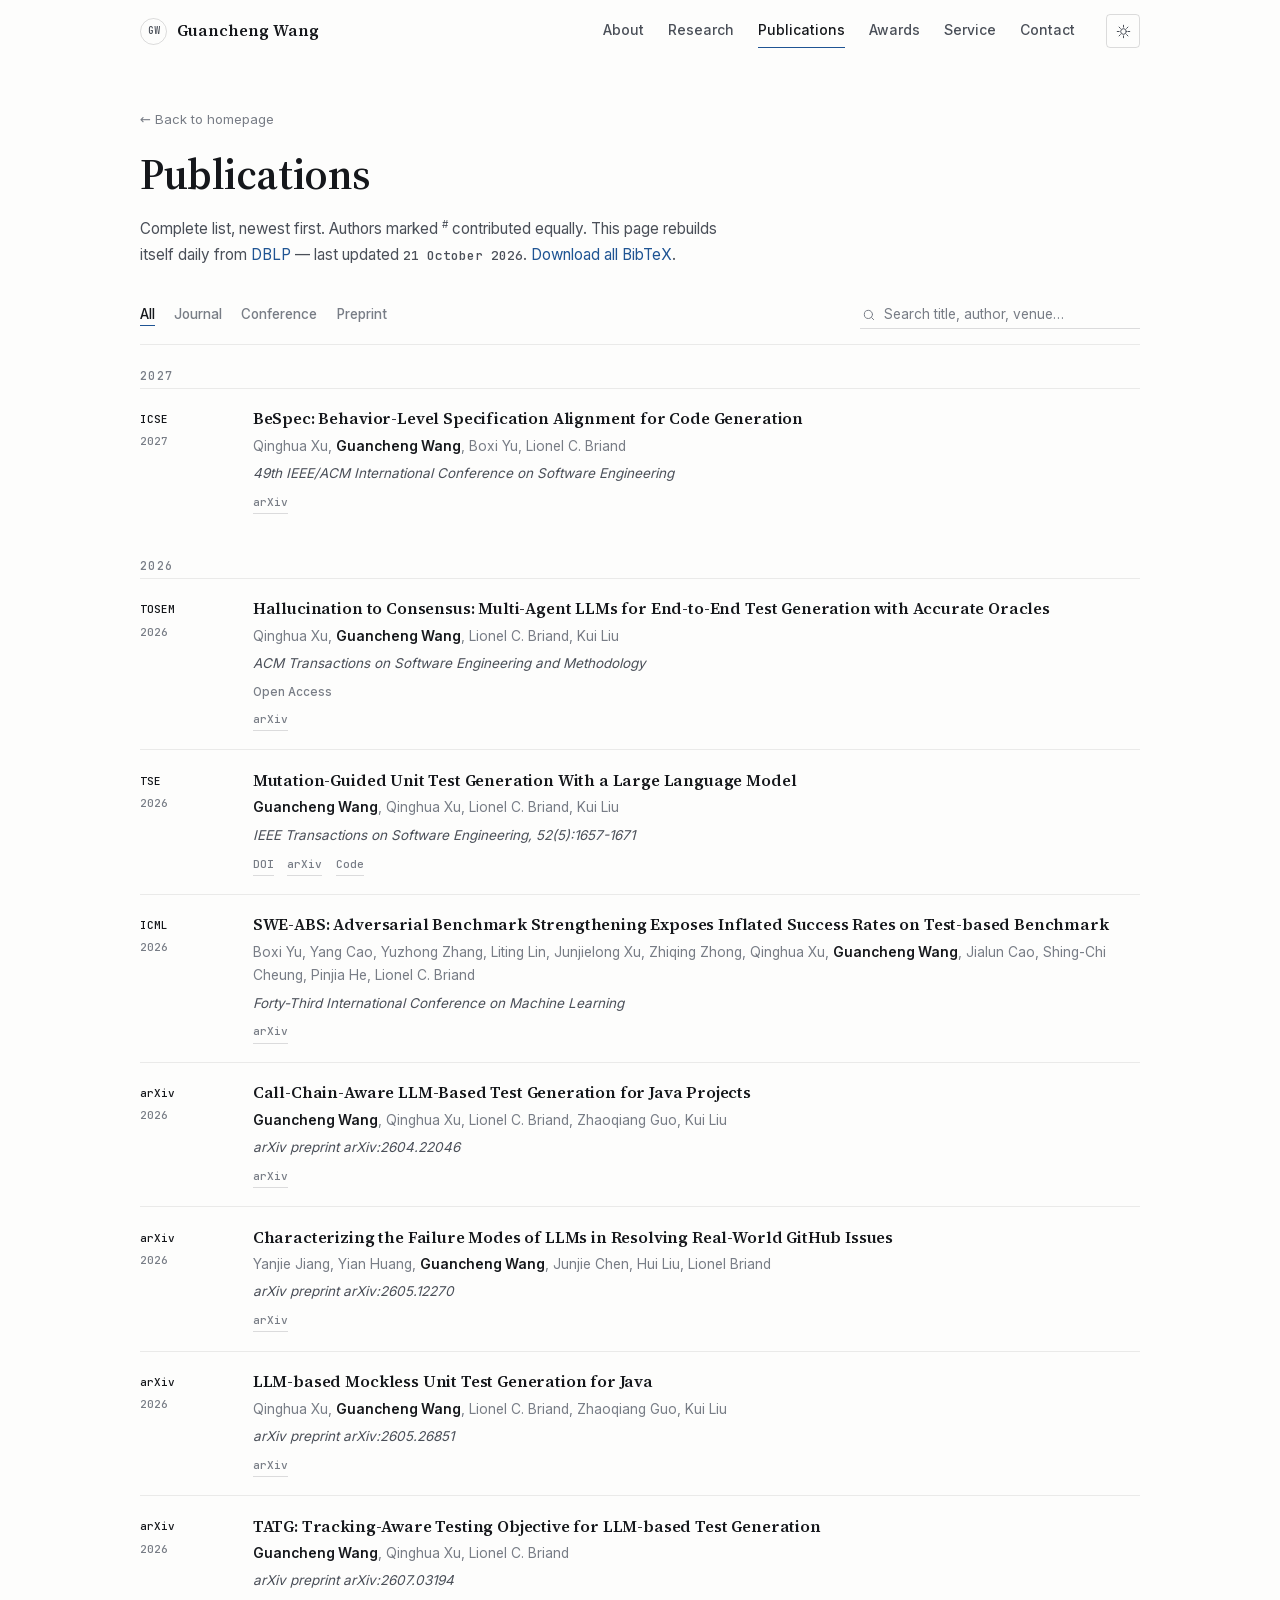
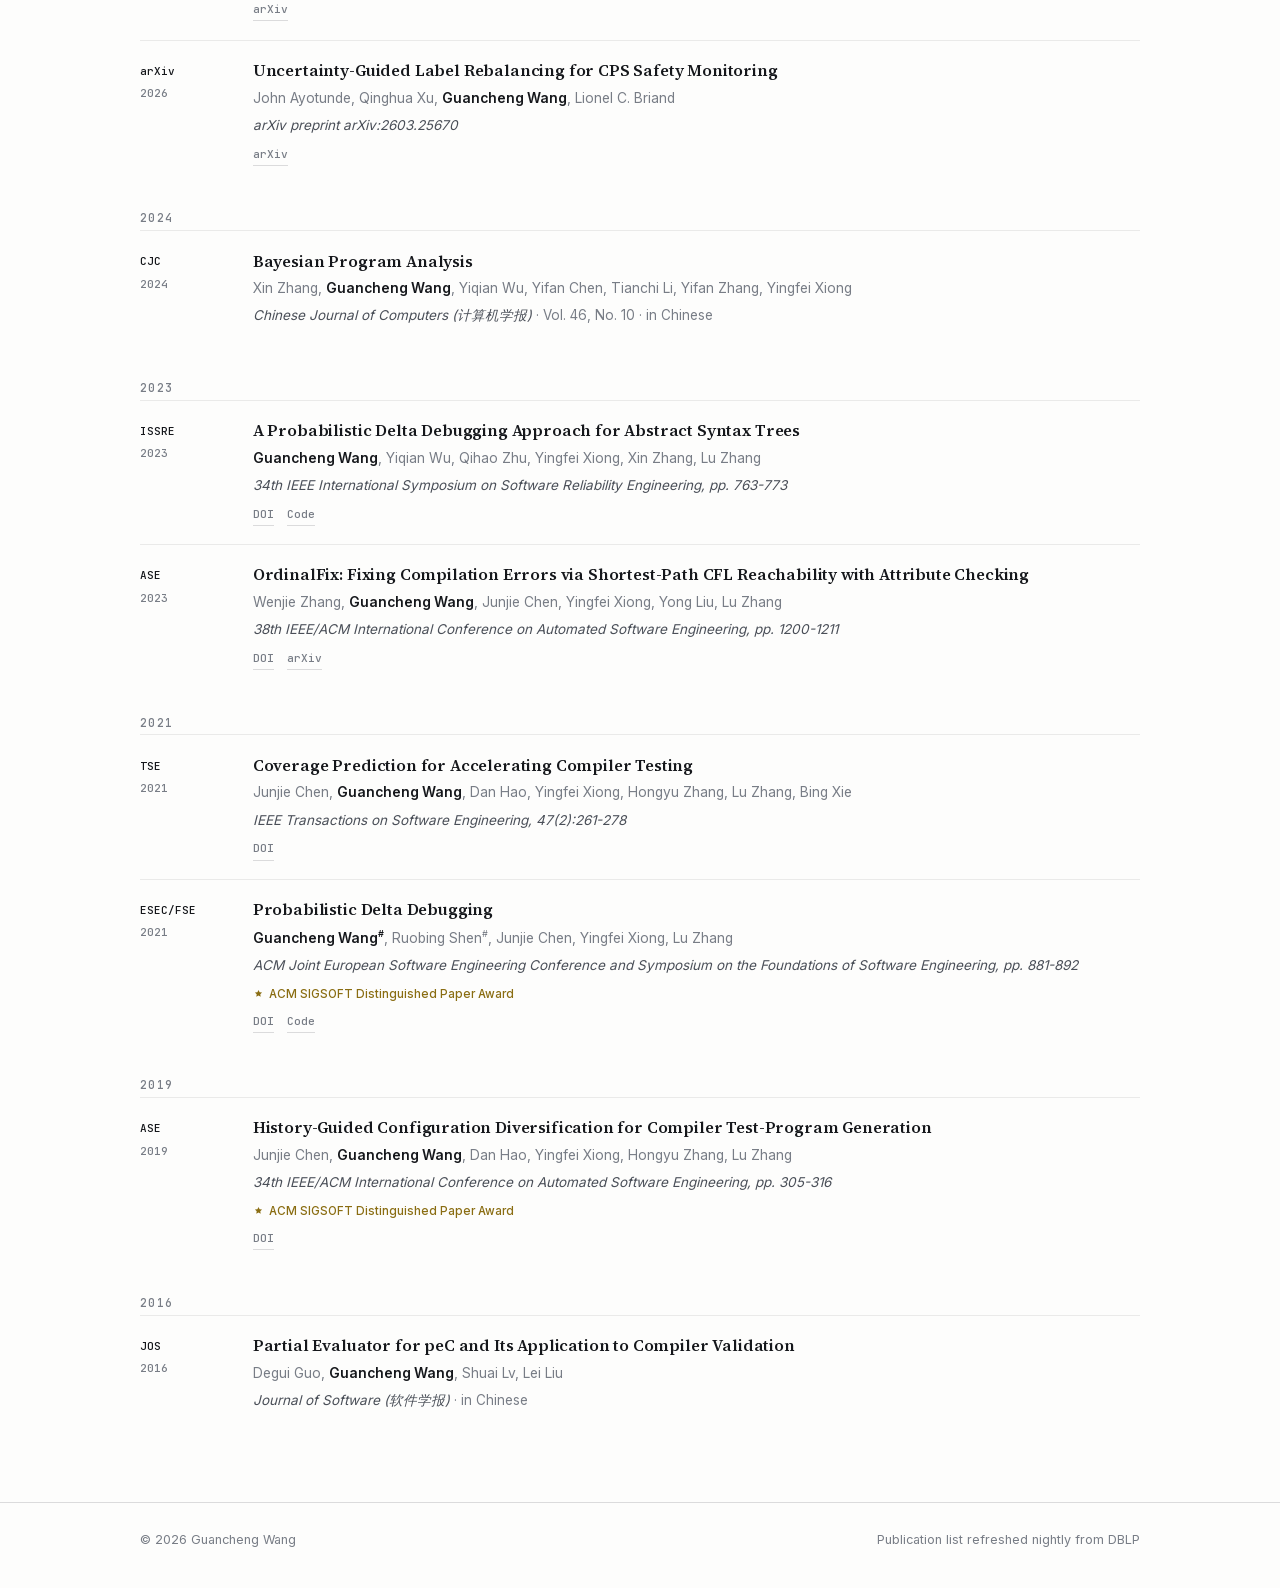
<file: publications.html>
<!DOCTYPE html>
<html lang="en" data-theme="dark">
<head>
<meta charset="utf-8">
<meta name="viewport" content="width=device-width, initial-scale=1">
<title>Publications — Guancheng Wang</title>
<meta name="description" content="Complete list of publications by Guancheng Wang, Senior Research Fellow at Lero, University of Limerick — software testing, automated debugging, program analysis and large language models for software engineering.">
<meta name="author" content="Guancheng Wang">
<link rel="canonical" href="https://guanchengwang.github.io/publications.html">

<meta property="og:type" content="website">
<meta property="og:title" content="Publications — Guancheng Wang">
<meta property="og:description" content="Complete publication list, updated automatically from DBLP.">
<meta property="og:url" content="https://guanchengwang.github.io/publications.html">
<meta name="twitter:card" content="summary">

<link rel="icon" href="data:image/svg+xml,<svg xmlns='http://www.w3.org/2000/svg' viewBox='0 0 100 100'><rect width='100' height='100' rx='24' fill='%236366f1'/><text x='50' y='68' font-size='54' font-family='system-ui,sans-serif' font-weight='700' fill='white' text-anchor='middle'>W</text></svg>">

<link rel="stylesheet" href="assets/css/fonts.css">
<link rel="stylesheet" href="assets/css/style.css">
</head>
<body>
<a class="skip" href="#main">Skip to content</a>


<header class="nav" id="nav">
  <div class="nav__inner">
    <a class="nav__brand" href="index.html"><span class="nav__mark">GW</span><span class="nav__name">Guancheng Wang</span></a>
    <nav class="nav__links" aria-label="Section navigation">
      <a href="index.html#about">About</a>
      <a href="index.html#research">Research</a>
      <a href="publications.html" class="is-active">Publications</a>
      <a href="index.html#awards">Awards</a>
      <a href="index.html#service">Service</a>
      <a href="index.html#contact">Contact</a>
    </nav>
    <button class="theme-toggle" id="themeToggle" type="button" aria-label="Switch colour theme">
      <svg class="icon-sun" viewBox="0 0 24 24" aria-hidden="true"><circle cx="12" cy="12" r="4.5"/><path d="M12 2v3M12 19v3M2 12h3M19 12h3M4.9 4.9l2.1 2.1M17 17l2.1 2.1M19.1 4.9L17 7M7 17l-2.1 2.1"/></svg>
      <svg class="icon-moon" viewBox="0 0 24 24" aria-hidden="true"><path d="M20 14.5A8.5 8.5 0 1 1 9.5 4a7 7 0 0 0 10.5 10.5z"/></svg>
    </button>
    <button class="nav__burger" id="navBurger" type="button" aria-label="Open menu" aria-expanded="false"><span></span><span></span></button>
  </div>
</header>

<main id="main">
<section class="section section--page">
  <div class="wrap">
    <p class="crumb reveal"><a href="index.html">← Back to homepage</a></p>
    <h1 class="page__title reveal">Publications</h1>
    <p class="section__lede reveal">
      Complete list, newest first. Authors marked <sup>#</sup> contributed equally.
      This page rebuilds itself daily from
      <a href="https://dblp.org/pid/196/5011-1" target="_blank" rel="noopener">DBLP</a> —
      last updated <span class="updated"><!-- UPDATED:START --><time datetime="2026-10-21T00:40:21Z">21 October 2026</time><!-- UPDATED:END --></span>.
      <a href="data/publications.bib" download>Download all BibTeX</a>.
    </p>

    <div class="pubctl reveal">
      <div class="pubctl__filters" role="group" aria-label="Filter publications by type">
        <button class="chip is-active" data-filter="all">All</button>
        <button class="chip" data-filter="journal">Journal</button>
        <button class="chip" data-filter="conference">Conference</button>
        <button class="chip" data-filter="preprint">Preprint</button>
      </div>
      <div class="pubctl__search">
        <svg viewBox="0 0 24 24" aria-hidden="true"><circle cx="11" cy="11" r="7"/><path d="M20 20l-3.5-3.5"/></svg>
        <input type="search" id="pubSearch" placeholder="Search title, author, venue…" aria-label="Search publications">
      </div>
    </div>

    <div class="publist" id="publist">
<!-- PUBLICATIONS:START -->
        <h3 class="pub-year-heading">2027</h3>
        <article class="pub" data-type="conference" data-year="2027" data-topics="LLM4SE Code Generation" data-title="BeSpec: Behavior-Level Specification Alignment for Code Generation" data-authors="Qinghua Xu Guancheng Wang Boxi Yu Lionel C. Briand" data-venue="49th IEEE/ACM International Conference on Software Engineering ICSE">
          <div class="pub__rail"><span class="pub__venue-tag">ICSE</span><span class="pub__year">2027</span></div>
          <div class="pub__body">
            <h3 class="pub__title">BeSpec: Behavior-Level Specification Alignment for Code Generation</h3>
            <p class="pub__authors"><span class='author'>Qinghua Xu</span>, <span class="author me">Guancheng Wang</span>, <span class='author'>Boxi Yu</span>, <span class='author'>Lionel C. Briand</span></p>
            <p class="pub__venue">49th IEEE/ACM International Conference on Software Engineering</p>
            <div class="pub__meta"></div>
            <div class="pub__links"><a class="publink publink--arxiv" href="https://arxiv.org/abs/2607.02949" target="_blank" rel="noopener">arXiv</a></div>
          </div>
        </article>
        <h3 class="pub-year-heading">2026</h3>
        <article class="pub" data-type="journal" data-year="2026" data-topics="LLM4SE Test Generation Test Oracles" data-title="Hallucination to Consensus: Multi-Agent LLMs for End-to-End Test Generation with Accurate Oracles" data-authors="Qinghua Xu Guancheng Wang Lionel C. Briand Kui Liu" data-venue="ACM Transactions on Software Engineering and Methodology TOSEM">
          <div class="pub__rail"><span class="pub__venue-tag">TOSEM</span><span class="pub__year">2026</span></div>
          <div class="pub__body">
            <h3 class="pub__title">Hallucination to Consensus: Multi-Agent LLMs for End-to-End Test Generation with Accurate Oracles</h3>
            <p class="pub__authors"><span class='author'>Qinghua Xu</span>, <span class="author me">Guancheng Wang</span>, <span class='author'>Lionel C. Briand</span>, <span class='author'>Kui Liu</span></p>
            <p class="pub__venue">ACM Transactions on Software Engineering and Methodology</p>
            <div class="pub__meta"><span class="badge badge--status">Open Access</span></div>
            <div class="pub__links"><a class="publink publink--arxiv" href="https://arxiv.org/abs/2506.02943" target="_blank" rel="noopener">arXiv</a></div>
          </div>
        </article>
        <article class="pub" data-type="journal" data-year="2026" data-topics="LLM4SE Test Generation Mutation Testing" data-title="Mutation-Guided Unit Test Generation With a Large Language Model" data-authors="Guancheng Wang Qinghua Xu Lionel C. Briand Kui Liu" data-venue="IEEE Transactions on Software Engineering TSE">
          <div class="pub__rail"><span class="pub__venue-tag">TSE</span><span class="pub__year">2026</span></div>
          <div class="pub__body">
            <h3 class="pub__title">Mutation-Guided Unit Test Generation With a Large Language Model</h3>
            <p class="pub__authors"><span class="author me">Guancheng Wang</span>, <span class='author'>Qinghua Xu</span>, <span class='author'>Lionel C. Briand</span>, <span class='author'>Kui Liu</span></p>
            <p class="pub__venue">IEEE Transactions on Software Engineering, 52(5):1657-1671</p>
            <div class="pub__meta"></div>
            <div class="pub__links"><a class="publink publink--doi" href="https://doi.org/10.1109/TSE.2026.3682975" target="_blank" rel="noopener">DOI</a><a class="publink publink--arxiv" href="https://arxiv.org/abs/2506.02954" target="_blank" rel="noopener">arXiv</a><a class="publink publink--code" href="https://github.com/Amocy-Wang/MUTGEN" target="_blank" rel="noopener">Code</a></div>
          </div>
        </article>
        <article class="pub" data-type="conference" data-year="2026" data-topics="LLM Agents Benchmarking" data-title="SWE-ABS: Adversarial Benchmark Strengthening Exposes Inflated Success Rates on Test-based Benchmark" data-authors="Boxi Yu Yang Cao Yuzhong Zhang Liting Lin Junjielong Xu Zhiqing Zhong Qinghua Xu Guancheng Wang Jialun Cao Shing-Chi Cheung Pinjia He Lionel C. Briand" data-venue="Forty-Third International Conference on Machine Learning ICML">
          <div class="pub__rail"><span class="pub__venue-tag">ICML</span><span class="pub__year">2026</span></div>
          <div class="pub__body">
            <h3 class="pub__title">SWE-ABS: Adversarial Benchmark Strengthening Exposes Inflated Success Rates on Test-based Benchmark</h3>
            <p class="pub__authors"><span class='author'>Boxi Yu</span>, <span class='author'>Yang Cao</span>, <span class='author'>Yuzhong Zhang</span>, <span class='author'>Liting Lin</span>, <span class='author'>Junjielong Xu</span>, <span class='author'>Zhiqing Zhong</span>, <span class='author'>Qinghua Xu</span>, <span class="author me">Guancheng Wang</span>, <span class='author'>Jialun Cao</span>, <span class='author'>Shing-Chi Cheung</span>, <span class='author'>Pinjia He</span>, <span class='author'>Lionel C. Briand</span></p>
            <p class="pub__venue">Forty-Third International Conference on Machine Learning</p>
            <div class="pub__meta"></div>
            <div class="pub__links"><a class="publink publink--arxiv" href="https://arxiv.org/abs/2603.00520" target="_blank" rel="noopener">arXiv</a></div>
          </div>
        </article>
        <article class="pub" data-type="preprint" data-year="2026" data-topics="LLM4SE Test Generation" data-title="Call-Chain-Aware LLM-Based Test Generation for Java Projects" data-authors="Guancheng Wang Qinghua Xu Lionel C. Briand Zhaoqiang Guo Kui Liu" data-venue="arXiv preprint arXiv">
          <div class="pub__rail"><span class="pub__venue-tag">arXiv</span><span class="pub__year">2026</span></div>
          <div class="pub__body">
            <h3 class="pub__title">Call-Chain-Aware LLM-Based Test Generation for Java Projects</h3>
            <p class="pub__authors"><span class="author me">Guancheng Wang</span>, <span class='author'>Qinghua Xu</span>, <span class='author'>Lionel C. Briand</span>, <span class='author'>Zhaoqiang Guo</span>, <span class='author'>Kui Liu</span></p>
            <p class="pub__venue">arXiv preprint arXiv:2604.22046</p>
            <div class="pub__meta"></div>
            <div class="pub__links"><a class="publink publink--arxiv" href="https://arxiv.org/abs/2604.22046" target="_blank" rel="noopener">arXiv</a></div>
          </div>
        </article>
        <article class="pub" data-type="preprint" data-year="2026" data-topics="LLM Agents Program Repair" data-title="Characterizing the Failure Modes of LLMs in Resolving Real-World GitHub Issues" data-authors="Yanjie Jiang Yian Huang Guancheng Wang Junjie Chen Hui Liu Lionel Briand" data-venue="arXiv preprint arXiv">
          <div class="pub__rail"><span class="pub__venue-tag">arXiv</span><span class="pub__year">2026</span></div>
          <div class="pub__body">
            <h3 class="pub__title">Characterizing the Failure Modes of LLMs in Resolving Real-World GitHub Issues</h3>
            <p class="pub__authors"><span class='author'>Yanjie Jiang</span>, <span class='author'>Yian Huang</span>, <span class="author me">Guancheng Wang</span>, <span class='author'>Junjie Chen</span>, <span class='author'>Hui Liu</span>, <span class='author'>Lionel Briand</span></p>
            <p class="pub__venue">arXiv preprint arXiv:2605.12270</p>
            <div class="pub__meta"></div>
            <div class="pub__links"><a class="publink publink--arxiv" href="https://arxiv.org/abs/2605.12270" target="_blank" rel="noopener">arXiv</a></div>
          </div>
        </article>
        <article class="pub" data-type="preprint" data-year="2026" data-topics="LLM4SE Test Generation" data-title="LLM-based Mockless Unit Test Generation for Java" data-authors="Qinghua Xu Guancheng Wang Lionel C. Briand Zhaoqiang Guo Kui Liu" data-venue="arXiv preprint arXiv">
          <div class="pub__rail"><span class="pub__venue-tag">arXiv</span><span class="pub__year">2026</span></div>
          <div class="pub__body">
            <h3 class="pub__title">LLM-based Mockless Unit Test Generation for Java</h3>
            <p class="pub__authors"><span class='author'>Qinghua Xu</span>, <span class="author me">Guancheng Wang</span>, <span class='author'>Lionel C. Briand</span>, <span class='author'>Zhaoqiang Guo</span>, <span class='author'>Kui Liu</span></p>
            <p class="pub__venue">arXiv preprint arXiv:2605.26851</p>
            <div class="pub__meta"></div>
            <div class="pub__links"><a class="publink publink--arxiv" href="https://arxiv.org/abs/2605.26851" target="_blank" rel="noopener">arXiv</a></div>
          </div>
        </article>
        <article class="pub" data-type="preprint" data-year="2026" data-topics="LLM4SE Test Generation" data-title="TATG: Tracking-Aware Testing Objective for LLM-based Test Generation" data-authors="Guancheng Wang Qinghua Xu Lionel C. Briand" data-venue="arXiv preprint arXiv">
          <div class="pub__rail"><span class="pub__venue-tag">arXiv</span><span class="pub__year">2026</span></div>
          <div class="pub__body">
            <h3 class="pub__title">TATG: Tracking-Aware Testing Objective for LLM-based Test Generation</h3>
            <p class="pub__authors"><span class="author me">Guancheng Wang</span>, <span class='author'>Qinghua Xu</span>, <span class='author'>Lionel C. Briand</span></p>
            <p class="pub__venue">arXiv preprint arXiv:2607.03194</p>
            <div class="pub__meta"></div>
            <div class="pub__links"><a class="publink publink--arxiv" href="https://arxiv.org/abs/2607.03194" target="_blank" rel="noopener">arXiv</a></div>
          </div>
        </article>
        <article class="pub" data-type="preprint" data-year="2026" data-topics="Cyber-Physical Systems Uncertainty" data-title="Uncertainty-Guided Label Rebalancing for CPS Safety Monitoring" data-authors="John Ayotunde Qinghua Xu Guancheng Wang Lionel C. Briand" data-venue="arXiv preprint arXiv">
          <div class="pub__rail"><span class="pub__venue-tag">arXiv</span><span class="pub__year">2026</span></div>
          <div class="pub__body">
            <h3 class="pub__title">Uncertainty-Guided Label Rebalancing for CPS Safety Monitoring</h3>
            <p class="pub__authors"><span class='author'>John Ayotunde</span>, <span class='author'>Qinghua Xu</span>, <span class="author me">Guancheng Wang</span>, <span class='author'>Lionel C. Briand</span></p>
            <p class="pub__venue">arXiv preprint arXiv:2603.25670</p>
            <div class="pub__meta"></div>
            <div class="pub__links"><a class="publink publink--arxiv" href="https://arxiv.org/abs/2603.25670" target="_blank" rel="noopener">arXiv</a></div>
          </div>
        </article>
        <h3 class="pub-year-heading">2024</h3>
        <article class="pub" data-type="journal" data-year="2024" data-topics="Program Analysis" data-title="Bayesian Program Analysis" data-authors="Xin Zhang Guancheng Wang Yiqian Wu Yifan Chen Tianchi Li Yifan Zhang Yingfei Xiong" data-venue="Chinese Journal of Computers (计算机学报) CJC">
          <div class="pub__rail"><span class="pub__venue-tag">CJC</span><span class="pub__year">2024</span></div>
          <div class="pub__body">
            <h3 class="pub__title">Bayesian Program Analysis</h3>
            <p class="pub__authors"><span class='author'>Xin Zhang</span>, <span class="author me">Guancheng Wang</span>, <span class='author'>Yiqian Wu</span>, <span class='author'>Yifan Chen</span>, <span class='author'>Tianchi Li</span>, <span class='author'>Yifan Zhang</span>, <span class='author'>Yingfei Xiong</span></p>
            <p class="pub__venue">Chinese Journal of Computers (计算机学报)<span class="pub-note">Vol. 46, No. 10 · in Chinese</span></p>
            <div class="pub__meta"></div>
            <div class="pub__links"></div>
          </div>
        </article>
        <h3 class="pub-year-heading">2023</h3>
        <article class="pub" data-type="conference" data-year="2023" data-topics="Debugging Program Reduction" data-title="A Probabilistic Delta Debugging Approach for Abstract Syntax Trees" data-authors="Guancheng Wang Yiqian Wu Qihao Zhu Yingfei Xiong Xin Zhang Lu Zhang" data-venue="34th IEEE International Symposium on Software Reliability Engineering ISSRE">
          <div class="pub__rail"><span class="pub__venue-tag">ISSRE</span><span class="pub__year">2023</span></div>
          <div class="pub__body">
            <h3 class="pub__title">A Probabilistic Delta Debugging Approach for Abstract Syntax Trees</h3>
            <p class="pub__authors"><span class="author me">Guancheng Wang</span>, <span class='author'>Yiqian Wu</span>, <span class='author'>Qihao Zhu</span>, <span class='author'>Yingfei Xiong</span>, <span class='author'>Xin Zhang</span>, <span class='author'>Lu Zhang</span></p>
            <p class="pub__venue">34th IEEE International Symposium on Software Reliability Engineering, pp. 763-773</p>
            <div class="pub__meta"></div>
            <div class="pub__links"><a class="publink publink--doi" href="https://doi.org/10.1109/ISSRE59848.2023.00060" target="_blank" rel="noopener">DOI</a><a class="publink publink--code" href="https://github.com/Amocy-Wang/T-PDD" target="_blank" rel="noopener">Code</a></div>
          </div>
        </article>
        <article class="pub" data-type="conference" data-year="2023" data-topics="Program Repair Program Analysis" data-title="OrdinalFix: Fixing Compilation Errors via Shortest-Path CFL Reachability with Attribute Checking" data-authors="Wenjie Zhang Guancheng Wang Junjie Chen Yingfei Xiong Yong Liu Lu Zhang" data-venue="38th IEEE/ACM International Conference on Automated Software Engineering ASE">
          <div class="pub__rail"><span class="pub__venue-tag">ASE</span><span class="pub__year">2023</span></div>
          <div class="pub__body">
            <h3 class="pub__title">OrdinalFix: Fixing Compilation Errors via Shortest-Path CFL Reachability with Attribute Checking</h3>
            <p class="pub__authors"><span class='author'>Wenjie Zhang</span>, <span class="author me">Guancheng Wang</span>, <span class='author'>Junjie Chen</span>, <span class='author'>Yingfei Xiong</span>, <span class='author'>Yong Liu</span>, <span class='author'>Lu Zhang</span></p>
            <p class="pub__venue">38th IEEE/ACM International Conference on Automated Software Engineering, pp. 1200-1211</p>
            <div class="pub__meta"></div>
            <div class="pub__links"><a class="publink publink--doi" href="https://doi.org/10.1109/ASE56229.2023.00072" target="_blank" rel="noopener">DOI</a><a class="publink publink--arxiv" href="https://arxiv.org/abs/2309.06771" target="_blank" rel="noopener">arXiv</a></div>
          </div>
        </article>
        <h3 class="pub-year-heading">2021</h3>
        <article class="pub" data-type="journal" data-year="2021" data-topics="Compiler Testing Machine Learning" data-title="Coverage Prediction for Accelerating Compiler Testing" data-authors="Junjie Chen Guancheng Wang Dan Hao Yingfei Xiong Hongyu Zhang Lu Zhang Bing Xie" data-venue="IEEE Transactions on Software Engineering TSE">
          <div class="pub__rail"><span class="pub__venue-tag">TSE</span><span class="pub__year">2021</span></div>
          <div class="pub__body">
            <h3 class="pub__title">Coverage Prediction for Accelerating Compiler Testing</h3>
            <p class="pub__authors"><span class='author'>Junjie Chen</span>, <span class="author me">Guancheng Wang</span>, <span class='author'>Dan Hao</span>, <span class='author'>Yingfei Xiong</span>, <span class='author'>Hongyu Zhang</span>, <span class='author'>Lu Zhang</span>, <span class='author'>Bing Xie</span></p>
            <p class="pub__venue">IEEE Transactions on Software Engineering, 47(2):261-278</p>
            <div class="pub__meta"></div>
            <div class="pub__links"><a class="publink publink--doi" href="https://doi.org/10.1109/TSE.2018.2889771" target="_blank" rel="noopener">DOI</a></div>
          </div>
        </article>
        <article class="pub" data-type="conference" data-year="2021" data-topics="Debugging Program Reduction" data-title="Probabilistic Delta Debugging" data-authors="Guancheng Wang Ruobing Shen Junjie Chen Yingfei Xiong Lu Zhang" data-venue="ACM Joint European Software Engineering Conference and Symposium on the Foundations of Software Engineering ESEC/FSE">
          <div class="pub__rail"><span class="pub__venue-tag">ESEC/FSE</span><span class="pub__year">2021</span></div>
          <div class="pub__body">
            <h3 class="pub__title">Probabilistic Delta Debugging</h3>
            <p class="pub__authors"><span class="author me">Guancheng Wang<sup>#</sup></span>, <span class='author'>Ruobing Shen<sup>#</sup></span>, <span class='author'>Junjie Chen</span>, <span class='author'>Yingfei Xiong</span>, <span class='author'>Lu Zhang</span></p>
            <p class="pub__venue">ACM Joint European Software Engineering Conference and Symposium on the Foundations of Software Engineering, pp. 881-892</p>
            <div class="pub__meta"><span class="badge badge--award"><svg viewBox="0 0 24 24" aria-hidden="true"><path d="M12 2l2.4 4.9 5.4.8-3.9 3.8.9 5.4-4.8-2.5-4.8 2.5.9-5.4L4.2 7.7l5.4-.8z"/></svg>ACM SIGSOFT Distinguished Paper Award</span></div>
            <div class="pub__links"><a class="publink publink--doi" href="https://doi.org/10.1145/3468264.3468625" target="_blank" rel="noopener">DOI</a><a class="publink publink--code" href="https://github.com/Amocy-Wang/ProbDD" target="_blank" rel="noopener">Code</a></div>
          </div>
        </article>
        <h3 class="pub-year-heading">2019</h3>
        <article class="pub" data-type="conference" data-year="2019" data-topics="Compiler Testing" data-title="History-Guided Configuration Diversification for Compiler Test-Program Generation" data-authors="Junjie Chen Guancheng Wang Dan Hao Yingfei Xiong Hongyu Zhang Lu Zhang" data-venue="34th IEEE/ACM International Conference on Automated Software Engineering ASE">
          <div class="pub__rail"><span class="pub__venue-tag">ASE</span><span class="pub__year">2019</span></div>
          <div class="pub__body">
            <h3 class="pub__title">History-Guided Configuration Diversification for Compiler Test-Program Generation</h3>
            <p class="pub__authors"><span class='author'>Junjie Chen</span>, <span class="author me">Guancheng Wang</span>, <span class='author'>Dan Hao</span>, <span class='author'>Yingfei Xiong</span>, <span class='author'>Hongyu Zhang</span>, <span class='author'>Lu Zhang</span></p>
            <p class="pub__venue">34th IEEE/ACM International Conference on Automated Software Engineering, pp. 305-316</p>
            <div class="pub__meta"><span class="badge badge--award"><svg viewBox="0 0 24 24" aria-hidden="true"><path d="M12 2l2.4 4.9 5.4.8-3.9 3.8.9 5.4-4.8-2.5-4.8 2.5.9-5.4L4.2 7.7l5.4-.8z"/></svg>ACM SIGSOFT Distinguished Paper Award</span></div>
            <div class="pub__links"><a class="publink publink--doi" href="https://doi.org/10.1109/ASE.2019.00037" target="_blank" rel="noopener">DOI</a></div>
          </div>
        </article>
        <h3 class="pub-year-heading">2016</h3>
        <article class="pub" data-type="journal" data-year="2016" data-topics="Compiler Testing Program Analysis" data-title="Partial Evaluator for peC and Its Application to Compiler Validation" data-authors="Degui Guo Guancheng Wang Shuai Lv Lei Liu" data-venue="Journal of Software (软件学报) JOS">
          <div class="pub__rail"><span class="pub__venue-tag">JOS</span><span class="pub__year">2016</span></div>
          <div class="pub__body">
            <h3 class="pub__title">Partial Evaluator for peC and Its Application to Compiler Validation</h3>
            <p class="pub__authors"><span class='author'>Degui Guo</span>, <span class="author me">Guancheng Wang</span>, <span class='author'>Shuai Lv</span>, <span class='author'>Lei Liu</span></p>
            <p class="pub__venue">Journal of Software (软件学报)<span class="pub-note">in Chinese</span></p>
            <div class="pub__meta"></div>
            <div class="pub__links"></div>
          </div>
        </article>
        <!-- PUBLICATIONS:END -->
    </div>
    <p class="publist__none" id="pubNone" hidden>No publications match that filter.</p>
  </div>
</section>
</main>

<footer class="footer">
  <div class="wrap footer__inner">
    <p>© <span id="year">2026</span> Guancheng Wang</p>
    <p class="footer__meta">Publication list refreshed nightly from DBLP</p>
  </div>
</footer>

<script src="assets/js/main.js"></script>
</body>
</html>
</file>
<file: assets/css/fonts.css>
/* Self-hosted webfonts — no third-party requests, no GDPR exposure. */

@font-face {
  font-family: 'Inter';
  font-style: normal;
  font-weight: 400;
  font-display: swap;
  src: url(/assets/fonts/Inter-400-latin-ext.woff2) format('woff2');
  unicode-range: U+0100-02BA, U+02BD-02C5, U+02C7-02CC, U+02CE-02D7, U+02DD-02FF, U+0304, U+0308, U+0329, U+1D00-1DBF, U+1E00-1E9F, U+1EF2-1EFF, U+2020, U+20A0-20AB, U+20AD-20C0, U+2113, U+2C60-2C7F, U+A720-A7FF;
}

@font-face {
  font-family: 'Inter';
  font-style: normal;
  font-weight: 400;
  font-display: swap;
  src: url(/assets/fonts/Inter-400-latin.woff2) format('woff2');
  unicode-range: U+0000-00FF, U+0131, U+0152-0153, U+02BB-02BC, U+02C6, U+02DA, U+02DC, U+0304, U+0308, U+0329, U+2000-206F, U+20AC, U+2122, U+2191, U+2193, U+2212, U+2215, U+FEFF, U+FFFD;
}

@font-face {
  font-family: 'Inter';
  font-style: normal;
  font-weight: 500;
  font-display: swap;
  src: url(/assets/fonts/Inter-500-latin-ext.woff2) format('woff2');
  unicode-range: U+0100-02BA, U+02BD-02C5, U+02C7-02CC, U+02CE-02D7, U+02DD-02FF, U+0304, U+0308, U+0329, U+1D00-1DBF, U+1E00-1E9F, U+1EF2-1EFF, U+2020, U+20A0-20AB, U+20AD-20C0, U+2113, U+2C60-2C7F, U+A720-A7FF;
}

@font-face {
  font-family: 'Inter';
  font-style: normal;
  font-weight: 500;
  font-display: swap;
  src: url(/assets/fonts/Inter-500-latin.woff2) format('woff2');
  unicode-range: U+0000-00FF, U+0131, U+0152-0153, U+02BB-02BC, U+02C6, U+02DA, U+02DC, U+0304, U+0308, U+0329, U+2000-206F, U+20AC, U+2122, U+2191, U+2193, U+2212, U+2215, U+FEFF, U+FFFD;
}

@font-face {
  font-family: 'Inter';
  font-style: normal;
  font-weight: 600;
  font-display: swap;
  src: url(/assets/fonts/Inter-600-latin-ext.woff2) format('woff2');
  unicode-range: U+0100-02BA, U+02BD-02C5, U+02C7-02CC, U+02CE-02D7, U+02DD-02FF, U+0304, U+0308, U+0329, U+1D00-1DBF, U+1E00-1E9F, U+1EF2-1EFF, U+2020, U+20A0-20AB, U+20AD-20C0, U+2113, U+2C60-2C7F, U+A720-A7FF;
}

@font-face {
  font-family: 'Inter';
  font-style: normal;
  font-weight: 600;
  font-display: swap;
  src: url(/assets/fonts/Inter-600-latin.woff2) format('woff2');
  unicode-range: U+0000-00FF, U+0131, U+0152-0153, U+02BB-02BC, U+02C6, U+02DA, U+02DC, U+0304, U+0308, U+0329, U+2000-206F, U+20AC, U+2122, U+2191, U+2193, U+2212, U+2215, U+FEFF, U+FFFD;
}

@font-face {
  font-family: 'Inter';
  font-style: normal;
  font-weight: 700;
  font-display: swap;
  src: url(/assets/fonts/Inter-700-latin-ext.woff2) format('woff2');
  unicode-range: U+0100-02BA, U+02BD-02C5, U+02C7-02CC, U+02CE-02D7, U+02DD-02FF, U+0304, U+0308, U+0329, U+1D00-1DBF, U+1E00-1E9F, U+1EF2-1EFF, U+2020, U+20A0-20AB, U+20AD-20C0, U+2113, U+2C60-2C7F, U+A720-A7FF;
}

@font-face {
  font-family: 'Inter';
  font-style: normal;
  font-weight: 700;
  font-display: swap;
  src: url(/assets/fonts/Inter-700-latin.woff2) format('woff2');
  unicode-range: U+0000-00FF, U+0131, U+0152-0153, U+02BB-02BC, U+02C6, U+02DA, U+02DC, U+0304, U+0308, U+0329, U+2000-206F, U+20AC, U+2122, U+2191, U+2193, U+2212, U+2215, U+FEFF, U+FFFD;
}

@font-face {
  font-family: 'JetBrains Mono';
  font-style: normal;
  font-weight: 500;
  font-display: swap;
  src: url(/assets/fonts/JetBrainsMono-500-latin-ext.woff2) format('woff2');
  unicode-range: U+0100-02BA, U+02BD-02C5, U+02C7-02CC, U+02CE-02D7, U+02DD-02FF, U+0304, U+0308, U+0329, U+1D00-1DBF, U+1E00-1E9F, U+1EF2-1EFF, U+2020, U+20A0-20AB, U+20AD-20C0, U+2113, U+2C60-2C7F, U+A720-A7FF;
}

@font-face {
  font-family: 'JetBrains Mono';
  font-style: normal;
  font-weight: 500;
  font-display: swap;
  src: url(/assets/fonts/JetBrainsMono-500-latin.woff2) format('woff2');
  unicode-range: U+0000-00FF, U+0131, U+0152-0153, U+02BB-02BC, U+02C6, U+02DA, U+02DC, U+0304, U+0308, U+0329, U+2000-206F, U+20AC, U+2122, U+2191, U+2193, U+2212, U+2215, U+FEFF, U+FFFD;
}

@font-face {
  font-family: 'Source Serif 4';
  font-style: normal;
  font-weight: 400;
  font-display: swap;
  src: url(/assets/fonts/SourceSerif4-400-latin-ext.woff2) format('woff2');
  unicode-range: U+0100-02BA, U+02BD-02C5, U+02C7-02CC, U+02CE-02D7, U+02DD-02FF, U+0304, U+0308, U+0329, U+1D00-1DBF, U+1E00-1E9F, U+1EF2-1EFF, U+2020, U+20A0-20AB, U+20AD-20C0, U+2113, U+2C60-2C7F, U+A720-A7FF;
}

@font-face {
  font-family: 'Source Serif 4';
  font-style: normal;
  font-weight: 400;
  font-display: swap;
  src: url(/assets/fonts/SourceSerif4-400-latin.woff2) format('woff2');
  unicode-range: U+0000-00FF, U+0131, U+0152-0153, U+02BB-02BC, U+02C6, U+02DA, U+02DC, U+0304, U+0308, U+0329, U+2000-206F, U+20AC, U+2122, U+2191, U+2193, U+2212, U+2215, U+FEFF, U+FFFD;
}

@font-face {
  font-family: 'Source Serif 4';
  font-style: normal;
  font-weight: 600;
  font-display: swap;
  src: url(/assets/fonts/SourceSerif4-600-latin-ext.woff2) format('woff2');
  unicode-range: U+0100-02BA, U+02BD-02C5, U+02C7-02CC, U+02CE-02D7, U+02DD-02FF, U+0304, U+0308, U+0329, U+1D00-1DBF, U+1E00-1E9F, U+1EF2-1EFF, U+2020, U+20A0-20AB, U+20AD-20C0, U+2113, U+2C60-2C7F, U+A720-A7FF;
}

@font-face {
  font-family: 'Source Serif 4';
  font-style: normal;
  font-weight: 600;
  font-display: swap;
  src: url(/assets/fonts/SourceSerif4-600-latin.woff2) format('woff2');
  unicode-range: U+0000-00FF, U+0131, U+0152-0153, U+02BB-02BC, U+02C6, U+02DA, U+02DC, U+0304, U+0308, U+0329, U+2000-206F, U+20AC, U+2122, U+2191, U+2193, U+2212, U+2215, U+FEFF, U+FFFD;
}

@font-face {
  font-family: 'Source Serif 4';
  font-style: normal;
  font-weight: 700;
  font-display: swap;
  src: url(/assets/fonts/SourceSerif4-700-latin-ext.woff2) format('woff2');
  unicode-range: U+0100-02BA, U+02BD-02C5, U+02C7-02CC, U+02CE-02D7, U+02DD-02FF, U+0304, U+0308, U+0329, U+1D00-1DBF, U+1E00-1E9F, U+1EF2-1EFF, U+2020, U+20A0-20AB, U+20AD-20C0, U+2113, U+2C60-2C7F, U+A720-A7FF;
}

@font-face {
  font-family: 'Source Serif 4';
  font-style: normal;
  font-weight: 700;
  font-display: swap;
  src: url(/assets/fonts/SourceSerif4-700-latin.woff2) format('woff2');
  unicode-range: U+0000-00FF, U+0131, U+0152-0153, U+02BB-02BC, U+02C6, U+02DA, U+02DC, U+0304, U+0308, U+0329, U+2000-206F, U+20AC, U+2122, U+2191, U+2193, U+2212, U+2215, U+FEFF, U+FFFD;
}
</file>
<file: assets/css/style.css>
/* ===========================================================================
   Guancheng Wang — personal site

   Restrained editorial. Typography carries the hierarchy; colour is used
   sparingly and almost only for links. Deliberately no gradient text fills,
   no ambient blobs, no glow — hairline rules and whitespace do the work.
   Dark by default, with a full light theme.
   =========================================================================== */

:root {
  --bg:        #0b0c0e;
  --bg-soft:   #101114;
  --surface:   #131519;
  --surface-2: #181a1f;
  --line:      rgba(255, 255, 255, 0.11);
  --line-soft: rgba(255, 255, 255, 0.06);
  --text:      #e9eaed;
  --text-dim:  #a0a5ae;
  --text-mute: #6d727b;

  /* One accent, ink blue. Used for links and small marks — nothing else. */
  --accent:    #7ba3d8;
  --accent-ink:#0b0c0e;
  /* Reserved for the two Distinguished Paper awards, which earn a colour. */
  --gold:      #c6a545;

  --radius:    4px;
  --wrap:      1000px;
  --measure:   68ch;

  --sans:  'Inter', ui-sans-serif, system-ui, -apple-system, 'Segoe UI', sans-serif;
  --serif: 'Source Serif 4', Georgia, 'Times New Roman', serif;
  --mono:  'JetBrains Mono', ui-monospace, 'SF Mono', Menlo, monospace;

  --ease: cubic-bezier(0.22, 1, 0.36, 1);
}

html[data-theme="light"] {
  --bg:        #fdfdfc;
  --bg-soft:   #f6f6f4;
  --surface:   #ffffff;
  --surface-2: #f7f7f5;
  --line:      rgba(16, 18, 22, 0.14);
  --line-soft: rgba(16, 18, 22, 0.08);
  --text:      #15171b;
  --text-dim:  #4a4f58;
  --text-mute: #787d86;

  --accent:    #1f5493;
  --accent-ink:#ffffff;
  --gold:      #8a6d12;
}

* { box-sizing: border-box; }

html { scroll-behavior: smooth; scroll-padding-top: 84px; -webkit-text-size-adjust: 100%; }
@media (prefers-reduced-motion: reduce) { html { scroll-behavior: auto; } }

body {
  margin: 0;
  background: var(--bg);
  color: var(--text);
  font-family: var(--sans);
  font-size: 16.5px;
  line-height: 1.7;
  -webkit-font-smoothing: antialiased;
  overflow-x: hidden;
}

a { color: var(--accent); text-decoration: none; }
a:hover { text-decoration: underline; text-underline-offset: 3px; }

h1, h2, h3 {
  font-family: var(--serif);
  font-weight: 600;
  line-height: 1.22;
  letter-spacing: -0.01em;
  margin: 0;
}

p { margin: 0 0 1em; }
sup { font-size: 0.66em; }

.wrap { width: min(100% - 2.5rem, var(--wrap)); margin-inline: auto; }
.muted { color: var(--text-mute); }

.skip {
  position: absolute; left: -9999px; top: 0; z-index: 200;
  background: var(--accent); color: var(--accent-ink); padding: .7rem 1.1rem;
}
.skip:focus { left: 0; }

:focus-visible { outline: 2px solid var(--accent); outline-offset: 3px; }

/* -------------------------------------------------------------------- nav */
.nav {
  position: sticky; top: 0; z-index: 100;
  backdrop-filter: blur(10px);
  background: color-mix(in srgb, var(--bg) 88%, transparent);
  border-bottom: 1px solid transparent;
  transition: border-color .3s;
}
.nav.is-stuck { border-bottom-color: var(--line); }
.nav__inner {
  width: min(100% - 2.5rem, var(--wrap)); margin-inline: auto;
  display: flex; align-items: center; gap: 1.25rem; height: 62px;
}

.nav__brand { display: flex; align-items: center; gap: .6rem; color: var(--text); text-decoration: none; }
.nav__brand:hover { text-decoration: none; }
.nav__mark {
  display: grid; place-items: center; width: 27px; height: 27px;
  border: 1px solid var(--line); border-radius: 50%;
  font-family: var(--mono); font-size: .62rem; color: var(--text-dim);
}
.nav__name { font-family: var(--serif); font-size: 1rem; font-weight: 600; }

.nav__links { display: flex; gap: .1rem; margin-left: auto; }
.nav__links a {
  position: relative; color: var(--text-dim); font-size: .87rem; font-weight: 450;
  padding: .4rem .7rem; transition: color .2s;
}
.nav__links a:hover { color: var(--text); text-decoration: none; }
.nav__links a.is-active { color: var(--text); }
.nav__links a.is-active::after {
  content: ''; position: absolute; left: .7rem; right: .7rem; bottom: .1rem;
  height: 1px; background: var(--accent);
}

.theme-toggle, .nav__burger {
  display: grid; place-items: center; width: 34px; height: 34px; flex: none;
  border: 1px solid var(--line); border-radius: var(--radius); background: transparent;
  color: var(--text-dim); cursor: pointer; transition: color .2s, border-color .2s;
}
.theme-toggle:hover, .nav__burger:hover { color: var(--text); border-color: var(--text-mute); }
.theme-toggle svg { width: 15px; height: 15px; fill: none; stroke: currentColor; stroke-width: 1.6; stroke-linecap: round; }
html[data-theme="dark"]  .icon-sun  { display: none; }
html[data-theme="light"] .icon-moon { display: none; }

.nav__burger { display: none; flex-direction: column; gap: 4px; }
.nav__burger span { width: 15px; height: 1.5px; background: currentColor; transition: transform .25s; }
.nav__burger[aria-expanded="true"] span:first-child { transform: translateY(2.75px) rotate(45deg); }
.nav__burger[aria-expanded="true"] span:last-child  { transform: translateY(-2.75px) rotate(-45deg); }

/* ------------------------------------------------------------------- hero */
.hero { padding: clamp(3rem, 8vw, 5.5rem) 0 clamp(2.5rem, 5vw, 3.5rem); }

.avatar {
  margin: 0 0 1.8rem; width: 92px; height: 92px;
  border-radius: 50%; overflow: hidden; position: relative;
  border: 1px solid var(--line);
}
.avatar img { width: 100%; height: 100%; object-fit: cover; display: block; }
.avatar__mono { position: absolute; inset: 0; display: grid; place-items: center; background: var(--surface); }
.avatar__mono span {
  font-family: var(--serif); font-size: 1.55rem; font-weight: 600;
  color: var(--text-mute); letter-spacing: .02em;
}

.hero__eyebrow {
  font-family: var(--mono); font-size: .7rem; letter-spacing: .13em;
  text-transform: uppercase; color: var(--text-mute); margin-bottom: .8rem;
}
.hero__name {
  font-size: clamp(2.4rem, 5.6vw, 3.5rem); font-weight: 600;
  color: var(--text); margin-bottom: .7rem; letter-spacing: -0.02em;
}
.hero__cn {
  font-size: .42em; font-weight: 400; letter-spacing: .1em;
  color: var(--text-mute); margin-left: .7rem; white-space: nowrap;
}

.hero__pron {
  font-size: .85rem; color: var(--text-mute); margin: -.3rem 0 1.1rem;
  display: flex; flex-wrap: wrap; gap: .1rem .8rem; align-items: baseline;
}
.hero__ipa { font-family: var(--mono); font-size: .8rem; }

.hero__role { font-size: 1rem; margin-bottom: 1.7rem; color: var(--text-dim); }
.hero__role strong { color: var(--text); font-weight: 600; }
.hero__org { color: var(--text-dim); }

.hero__bio { max-width: var(--measure); color: var(--text-dim); }
.hero__bio strong { color: var(--text); font-weight: 600; }

/* Profile links are text, not buttons — buttons are reserved for real actions. */
.hero__links { display: flex; flex-wrap: wrap; gap: 1.4rem; margin-top: 1.9rem; }
.hero__links a {
  display: inline-flex; align-items: center; gap: .42rem;
  font-size: .87rem; color: var(--text-dim); transition: color .2s;
}
.hero__links a svg {
  width: 14px; height: 14px; fill: none; stroke: currentColor;
  stroke-width: 1.6; stroke-linecap: round; stroke-linejoin: round;
}
.hero__links a:hover { color: var(--accent); text-decoration: none; }

.btn {
  display: inline-flex; align-items: center; gap: .5rem;
  padding: .5rem .95rem; border-radius: var(--radius);
  border: 1px solid var(--line); background: transparent; color: var(--text);
  font-family: var(--sans); font-size: .87rem; font-weight: 500;
  transition: border-color .2s, color .2s;
}
.btn svg { width: 14px; height: 14px; fill: none; stroke: currentColor; stroke-width: 1.6; stroke-linecap: round; stroke-linejoin: round; }
.btn:hover { border-color: var(--accent); color: var(--accent); text-decoration: none; }
.btn--primary { border-color: var(--text-mute); }
.btn--lg { padding: .62rem 1.15rem; font-family: var(--mono); font-size: .88rem; }

/* --------------------------------------------------------------- sections */
.section { padding: clamp(2.6rem, 6vw, 4rem) 0; border-top: 1px solid var(--line-soft); }
.section__title {
  font-size: clamp(1.35rem, 2.8vw, 1.75rem); font-weight: 600;
  margin-bottom: 1.5rem; display: flex; align-items: baseline; gap: .85rem;
}
.section__num {
  font-family: var(--mono); font-size: .68rem; color: var(--text-mute);
  letter-spacing: .1em; font-weight: 500;
}
.section__lede { color: var(--text-dim); max-width: var(--measure); margin-bottom: 2rem; font-size: .95rem; }
.subhead { font-size: 1.15rem; margin: 2.8rem 0 1.2rem; }

/* ------------------------------------------------------------------- news */
.news { list-style: none; margin: 0; padding: 0; }
.news__item {
  display: grid; grid-template-columns: 104px 1fr; gap: 1.3rem;
  padding: .78rem 0; border-bottom: 1px solid var(--line-soft);
}
.news__item:last-child { border-bottom: none; }
.news__date {
  font-family: var(--mono); font-size: .72rem; color: var(--text-mute);
  padding-top: .3rem; letter-spacing: .02em;
}
.news__item p { margin: 0; color: var(--text-dim); font-size: .93rem; max-width: var(--measure); }
.news__item strong { color: var(--text); font-weight: 600; }
.news__item em { color: var(--text); font-style: italic; }

/* ------------------------------------------------------------------ cards */
.cards { display: grid; grid-template-columns: repeat(auto-fit, minmax(280px, 1fr)); column-gap: 2.6rem; }
.card { padding: 1.4rem 0 1.3rem; border-top: 1px solid var(--line-soft); }
.card__idx { font-family: var(--mono); font-size: .66rem; color: var(--text-mute); letter-spacing: .1em; }
.card h3 { font-size: 1.08rem; margin: .45rem 0 .6rem; color: var(--text); }
.card p { font-size: .9rem; color: var(--text-dim); margin-bottom: .8rem; }
.card em { color: var(--text); font-style: italic; }
.card__tags { display: flex; flex-wrap: wrap; gap: .3rem .9rem; margin: 0 !important; }
.card__tags span { font-family: var(--mono); font-size: .67rem; color: var(--text-mute); }

/* ----------------------------------------------------------- publications */
.pubctl {
  display: flex; flex-wrap: wrap; gap: .9rem; align-items: center;
  justify-content: space-between; margin-bottom: 1.2rem;
  padding-bottom: .9rem; border-bottom: 1px solid var(--line-soft);
}
.pubctl__filters { display: flex; flex-wrap: wrap; gap: 1.2rem; }
.chip {
  font-family: var(--sans); font-size: .84rem; font-weight: 450; cursor: pointer;
  padding: .2rem 0; border: none; background: none; color: var(--text-mute);
  border-bottom: 1px solid transparent; transition: color .2s, border-color .2s;
}
.chip:hover { color: var(--text); }
.chip.is-active { color: var(--text); border-bottom-color: var(--accent); }

.pubctl__search { position: relative; display: flex; align-items: center; min-width: 220px; flex: 0 1 280px; }
.pubctl__search svg {
  position: absolute; left: .1rem; width: 14px; height: 14px; fill: none;
  stroke: var(--text-mute); stroke-width: 1.7; stroke-linecap: round; pointer-events: none;
}
.pubctl__search input {
  width: 100%; font-family: var(--sans); font-size: .86rem;
  padding: .38rem .2rem .38rem 1.5rem;
  border: none; border-bottom: 1px solid var(--line); border-radius: 0;
  background: transparent; color: var(--text); transition: border-color .2s;
}
.pubctl__search input::placeholder { color: var(--text-mute); }
.pubctl__search input:focus { border-bottom-color: var(--accent); outline: none; }

.pub-year-heading {
  font-family: var(--mono); font-size: .72rem; font-weight: 500; letter-spacing: .12em;
  color: var(--text-mute); padding: 1.7rem 0 .3rem; margin: 0;
}
.pub-year-heading:first-child { padding-top: .3rem; }

.pub {
  display: grid; grid-template-columns: 92px 1fr; gap: 1.3rem;
  padding: 1.15rem 0; border-top: 1px solid var(--line-soft);
}
.pub[hidden] { display: none; }
.pub__rail { display: flex; flex-direction: column; gap: .22rem; padding-top: .18rem; }
.pub__venue-tag {
  font-family: var(--mono); font-size: .69rem; font-weight: 500;
  color: var(--text); white-space: nowrap; overflow: hidden; text-overflow: ellipsis;
}
.pub__year { font-family: var(--mono); font-size: .69rem; color: var(--text-mute); }

.pub__title { font-size: 1.02rem; font-weight: 600; line-height: 1.38; margin-bottom: .32rem; color: var(--text); }
.pub__authors { font-size: .865rem; color: var(--text-mute); margin-bottom: .22rem; }
.pub__authors .me { color: var(--text); font-weight: 600; }
.pub__venue { font-size: .845rem; color: var(--text-dim); margin-bottom: .5rem; font-style: italic; }
.pub-note { color: var(--text-mute); font-style: normal; }
.pub-note::before { content: ' · '; }

.pub__meta { display: flex; flex-wrap: wrap; gap: .7rem; margin-bottom: .45rem; }
.pub__meta:empty { display: none; }
.badge { display: inline-flex; align-items: center; gap: .32rem; font-size: .73rem; font-weight: 500; }
.badge svg { width: 11px; height: 11px; fill: currentColor; }
.badge--award  { color: var(--gold); }
.badge--status { color: var(--text-mute); }

.pub__links { display: flex; flex-wrap: wrap; gap: .85rem; }
.publink {
  font-family: var(--mono); font-size: .7rem; font-weight: 500;
  color: var(--text-mute); border-bottom: 1px solid var(--line); padding-bottom: 1px;
  transition: color .18s, border-color .18s;
}
.publink:hover { color: var(--accent); border-bottom-color: var(--accent); text-decoration: none; }

.publist__empty, .publist__none { color: var(--text-mute); padding: 1.6rem 0; font-size: .9rem; }
.publist--selected { border-bottom: 1px solid var(--line-soft); }
.publist__more { display: flex; flex-wrap: wrap; align-items: center; gap: 1.2rem; margin-top: 1.6rem; }
.publist__stamp { font-size: .76rem; color: var(--text-mute); }
.updated { font-family: var(--mono); font-size: .85em; }

/* ----------------------------------------------------------------- awards */
.award {
  display: grid; grid-template-columns: 1fr auto; gap: 1rem; align-items: baseline;
  padding: 1.05rem 0; border-top: 1px solid var(--line-soft);
}
.award:first-child { border-top: none; }
.award h3 { font-size: 1rem; margin-bottom: .18rem; display: flex; align-items: center; gap: .5rem; }
.award h3 svg { width: 13px; height: 13px; fill: var(--gold); flex: none; }
.award p { font-size: .875rem; color: var(--text-dim); margin: 0; }
.award__year { font-family: var(--mono); font-size: .82rem; color: var(--text-mute); }

/* --------------------------------------------------------------- timeline */
.tl {
  display: grid; grid-template-columns: 68px 1fr; gap: 1.3rem;
  padding: .82rem 0; border-top: 1px solid var(--line-soft);
}
.tl:first-child { border-top: none; }
.tl__year { font-family: var(--mono); font-size: .76rem; color: var(--text-mute); padding-top: .16rem; }
.tl__body p { margin: 0 0 .18rem; font-size: .9rem; color: var(--text-dim); }
.tl__body p:last-child { margin-bottom: 0; }
.tl__body strong { color: var(--text); font-weight: 600; }

/* ---------------------------------------------------------------- contact */
.contact { display: grid; grid-template-columns: minmax(0, 1.4fr) minmax(0, 1fr); gap: 3rem; align-items: start; }
.contact__lead { color: var(--text-dim); max-width: 52ch; margin-bottom: 1.5rem; font-size: .95rem; }
.mailbox { display: flex; flex-wrap: wrap; align-items: center; gap: .7rem; }
.mailbox__addr {
  font-family: var(--mono); font-size: .92rem; color: var(--text);
  padding: .55rem .9rem; border: 1px solid var(--line); border-radius: var(--radius);
  user-select: all;   /* one click selects the whole address */
}
.mailbox__copy {
  font-family: var(--sans); font-size: .82rem; font-weight: 500; cursor: pointer;
  padding: .3rem 0; border: none; background: none; color: var(--text-mute);
  border-bottom: 1px solid var(--line); transition: color .2s, border-color .2s;
}
.mailbox__copy:hover { color: var(--accent); border-bottom-color: var(--accent); }

.contact__addr { font-style: normal; font-size: .88rem; color: var(--text-dim); line-height: 1.85; }

/* ----------------------------------------------------------------- footer */
.footer { border-top: 1px solid var(--line); padding: 1.6rem 0 2.4rem; }
.footer__inner { display: flex; flex-wrap: wrap; gap: .5rem; justify-content: space-between; align-items: center; }
.footer p { margin: 0; font-size: .79rem; color: var(--text-mute); }

/* ---------------------------------------------------------------- subpage */
.section--page { border-top: none; padding-top: clamp(1.8rem, 4vw, 2.8rem); }
.crumb { font-size: .82rem; margin-bottom: 1.1rem; }
.crumb a { color: var(--text-mute); }
.crumb a:hover { color: var(--accent); }
.page__title { font-size: clamp(2rem, 4.5vw, 2.7rem); font-weight: 600; margin-bottom: 1rem; color: var(--text); }

/* ---------------------------------------------------------- scroll reveal */
.reveal { opacity: 0; transform: translateY(10px); transition: opacity .55s var(--ease), transform .55s var(--ease); }
.reveal.is-in { opacity: 1; transform: none; }
@media (prefers-reduced-motion: reduce) { .reveal { opacity: 1; transform: none; transition: none; } }

/* ------------------------------------------------------------- responsive */
@media (max-width: 760px) {
  .nav__burger { display: flex; }
  .nav__links {
    position: absolute; top: 62px; left: 0; right: 0;
    flex-direction: column; gap: 0; padding: .6rem 1.25rem 1rem;
    background: var(--bg); border-bottom: 1px solid var(--line);
    transform: translateY(-6px); opacity: 0; pointer-events: none;
    transition: opacity .22s, transform .22s;
  }
  .nav__links.is-open { transform: none; opacity: 1; pointer-events: auto; }
  .nav__links a { padding: .55rem 0; }
  .nav__links a.is-active::after { display: none; }
  .nav__name { display: none; }

  .hero__cn { display: block; margin-left: 0; margin-top: .45rem; }
  .hero__links { gap: 1rem 1.3rem; }
  .contact { grid-template-columns: 1fr; gap: 2rem; }
  .pub { grid-template-columns: 1fr; gap: .45rem; }
  .pub__rail { flex-direction: row; align-items: baseline; gap: .7rem; }
  .news__item { grid-template-columns: 1fr; gap: .15rem; }
  .tl { grid-template-columns: 1fr; gap: .12rem; }
}

@media print {
  .nav, .theme-toggle, .pubctl, .footer__meta, .hero__links, .crumb { display: none !important; }
  body { background: #fff; color: #000; font-size: 11pt; }
  .reveal { opacity: 1; transform: none; }
  .pub { break-inside: avoid; }
  a { color: #000; }
}

/* ------------------------------------------------------------------- map */
.map { margin: 0; }
.map__svg {
  width: 100%; height: auto; display: block;
  /* Must clip: once the view is zoomed, anything outside the viewBox would
     otherwise paint across the rest of the page. */
  overflow: hidden;
  border-radius: var(--radius);
}
.map__land {
  fill: color-mix(in srgb, var(--surface-2) 55%, var(--text-mute) 12%);
  stroke: var(--line);
  stroke-width: .5;
  stroke-linejoin: round;
  fill-rule: evenodd;                /* so lakes and enclaves punch through */
}

.map__pin { cursor: default; }
.map__dot  { fill: var(--text-mute); transition: r .2s var(--ease); }
.map__halo { fill: currentColor; opacity: 0; transition: opacity .25s; }

.map__pin--visited { color: var(--text-dim); }

/* The work location is the one pin that should read at a glance: accent
   colour, larger, ringed, and slowly pulsing against the muted visited dots. */
.map__pin--work { color: var(--accent); }
.map__pin--work .map__dot {
  fill: var(--accent);
  stroke: var(--bg);
  stroke-width: 1.6;
  r: 5.5;
}
.map__pin--work .map__ring {
  fill: none; stroke: var(--accent); stroke-width: 1.2; opacity: .55;
}

.map__pin:hover .map__halo,
.map__pin:focus .map__halo,
.map__pin.is-active .map__halo { opacity: .22; }
.map__pin:hover .map__dot,
.map__pin:focus .map__dot,
.map__pin.is-active .map__dot { r: 5; }
.map__pin--work:hover .map__dot,
.map__pin--work:focus .map__dot,
.map__pin--work.is-active .map__dot { r: 6.5; }
.map__pin:focus { outline: none; }

/* A slow pulse on the current home marker — the one thing worth animating. */
.map__pin--work .map__halo { animation: pin-pulse 3.4s ease-in-out infinite; }
@keyframes pin-pulse {
  0%, 100% { opacity: .06; }
  50%      { opacity: .24; }
}
@keyframes pin-ring {
  0%   { r: 6;  opacity: .55; }
  70%  { r: 15; opacity: 0; }
  100% { r: 15; opacity: 0; }
}
.map__pin--work .map__ring { animation: pin-ring 3.4s ease-out infinite; }
@media (prefers-reduced-motion: reduce) {
  .map__pin--work .map__halo { animation: none; opacity: .18; }
  .map__pin--work .map__ring { animation: none; }
}

.map__legend {
  display: flex; flex-wrap: wrap; gap: 1.1rem;
  margin: .9rem 0 1.4rem; font-size: .76rem; color: var(--text-mute);
}
.map__key { display: inline-flex; align-items: center; gap: .4rem; }
.map__key::before {
  content: ''; width: 7px; height: 7px; border-radius: 50%; background: currentColor;
}
.map__key--work    { color: var(--accent); }
.map__key--visited    { color: var(--text-dim); }

.place.is-active 

/* Grouped place list — one row per country, names inline. */
.places { list-style: none; margin: 0; padding: 0; }
.places__group {
  display: grid; grid-template-columns: 150px 1fr; gap: .2rem 1.4rem;
  padding: .62rem 0; border-top: 1px solid var(--line-soft);
}
.places__group:first-child { border-top: none; }
.places__country {
  font-family: var(--mono); font-size: .72rem; letter-spacing: .04em;
  color: var(--text-mute); padding-top: .2rem;
}
.places__names { font-size: .92rem; color: var(--text-dim); }
.place { cursor: default; transition: color .18s; }
.place:hover, .place.is-active { color: var(--accent); }
.place--work { color: var(--text); font-weight: 600; }

.map__count { color: var(--text-mute); }
.map__legend { justify-content: flex-start; }
.map__legend .map__count { margin: 0 0 0 auto; }

@media (max-width: 700px) {
  .places__group { grid-template-columns: 1fr; gap: .1rem; }
  .map__legend .map__count { margin-left: 0; }
}

/* Name list is collapsed by default — the map is the content, the list is
   a reference for anyone who wants it. */
.places-toggle { margin-top: .2rem; }
.places-toggle summary {
  display: inline-block; cursor: pointer; list-style: none;
  font-size: .82rem; color: var(--text-mute);
  border-bottom: 1px solid var(--line); padding-bottom: 1px;
  transition: color .2s, border-color .2s;
}
.places-toggle summary::-webkit-details-marker { display: none; }
.places-toggle summary:hover { color: var(--accent); border-bottom-color: var(--accent); }
.places-toggle[open] summary { margin-bottom: 1rem; }
.places-toggle[open] summary::after { content: ' ×'; }

/* Place names. Hidden at world scale — forty-two labels would be a mess — and
   revealed once zoomed in, subject to the collision test in main.js. The work
   location is always labelled. */
.map__label {
  font-family: var(--mono); font-size: 10px; font-weight: 500;
  fill: var(--text-dim); dominant-baseline: middle; pointer-events: none;
  paint-order: stroke; stroke: var(--bg); stroke-width: 3px; stroke-linejoin: round;
  opacity: 0; transition: opacity .2s;
}
.map__label.is-shown { opacity: 1; }
.map__pin--work .map__label {
  font-size: 11px; fill: var(--accent); opacity: 1;
}
.map__pin:hover .map__label,
.map__pin:focus .map__label,
.map__pin.is-active .map__label { opacity: 1; fill: var(--accent); }

/* Pan and zoom, contained entirely within the map frame. */
.map { position: relative; }
.map__svg { touch-action: pan-y; cursor: grab; }   /* page still scrolls on touch */
.map__svg.is-dragging { cursor: grabbing; }
.map__svg:focus { outline: none; }
.map:focus-within .map__svg { outline: 1px solid var(--line); }

.map__controls {
  position: absolute; top: .5rem; right: .5rem;
  display: flex; flex-direction: column; gap: .3rem;
}
.map__btn {
  width: 26px; height: 26px; display: grid; place-items: center;
  font-family: var(--sans); font-size: .9rem; line-height: 1; cursor: pointer;
  border: 1px solid var(--line); border-radius: var(--radius);
  background: color-mix(in srgb, var(--bg) 82%, transparent);
  color: var(--text-dim); transition: color .2s, border-color .2s, opacity .2s;
}
.map__btn:hover { color: var(--text); border-color: var(--text-mute); }
.map__btn:disabled { opacity: .3; cursor: default; }
.map__btn:disabled:hover { color: var(--text-dim); border-color: var(--line); }

.map__hint {
  margin: .5rem 0 0; font-size: .72rem; color: var(--text-mute);
  opacity: 0; transition: opacity .3s;
}
.map:hover .map__hint, .map:focus-within .map__hint { opacity: 1; }
@media (hover: none) {
  .map__hint { opacity: 1; }
}

/* Water. Without it a zoomed-in ocean reads as "the map stopped" rather than
   sea, because only land is drawn. */
.map__sea { fill: color-mix(in srgb, var(--bg) 88%, var(--accent) 6%); }
.map__svg { border: 1px solid var(--line-soft); }
</file>
